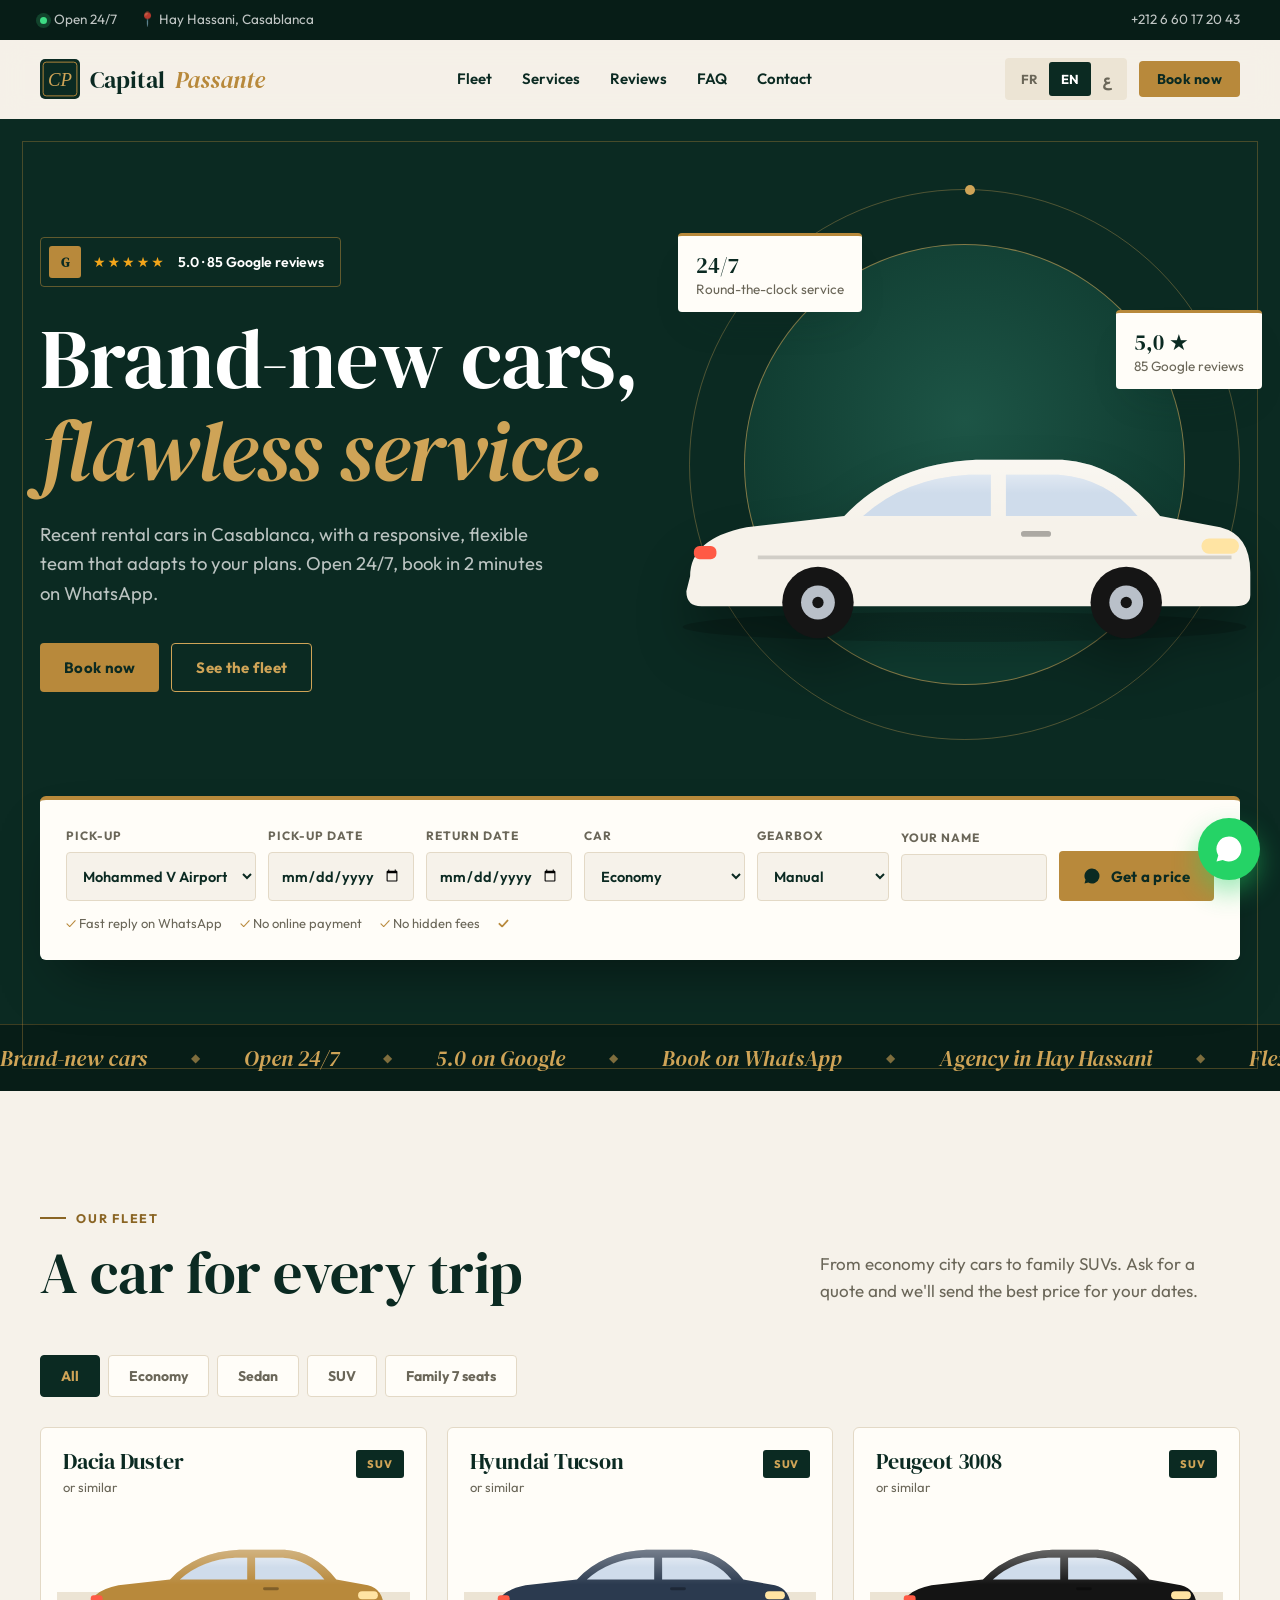
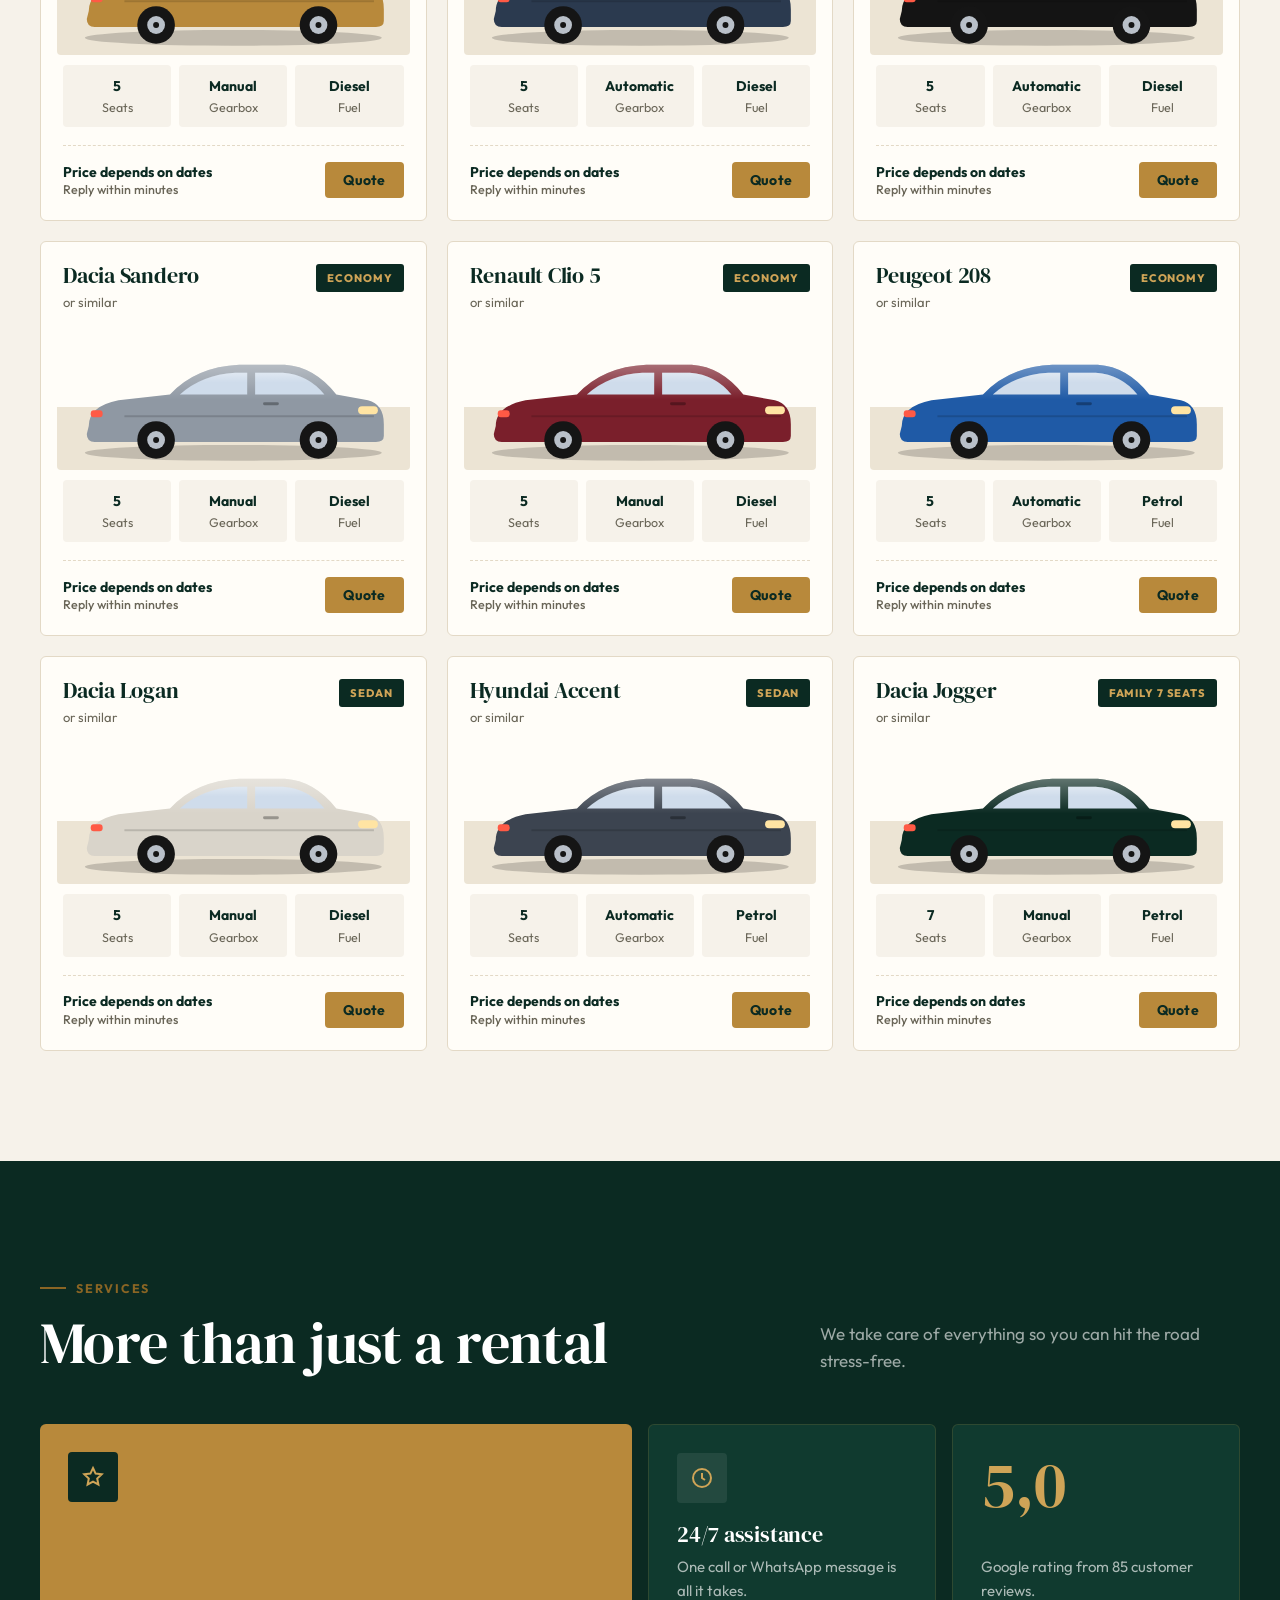
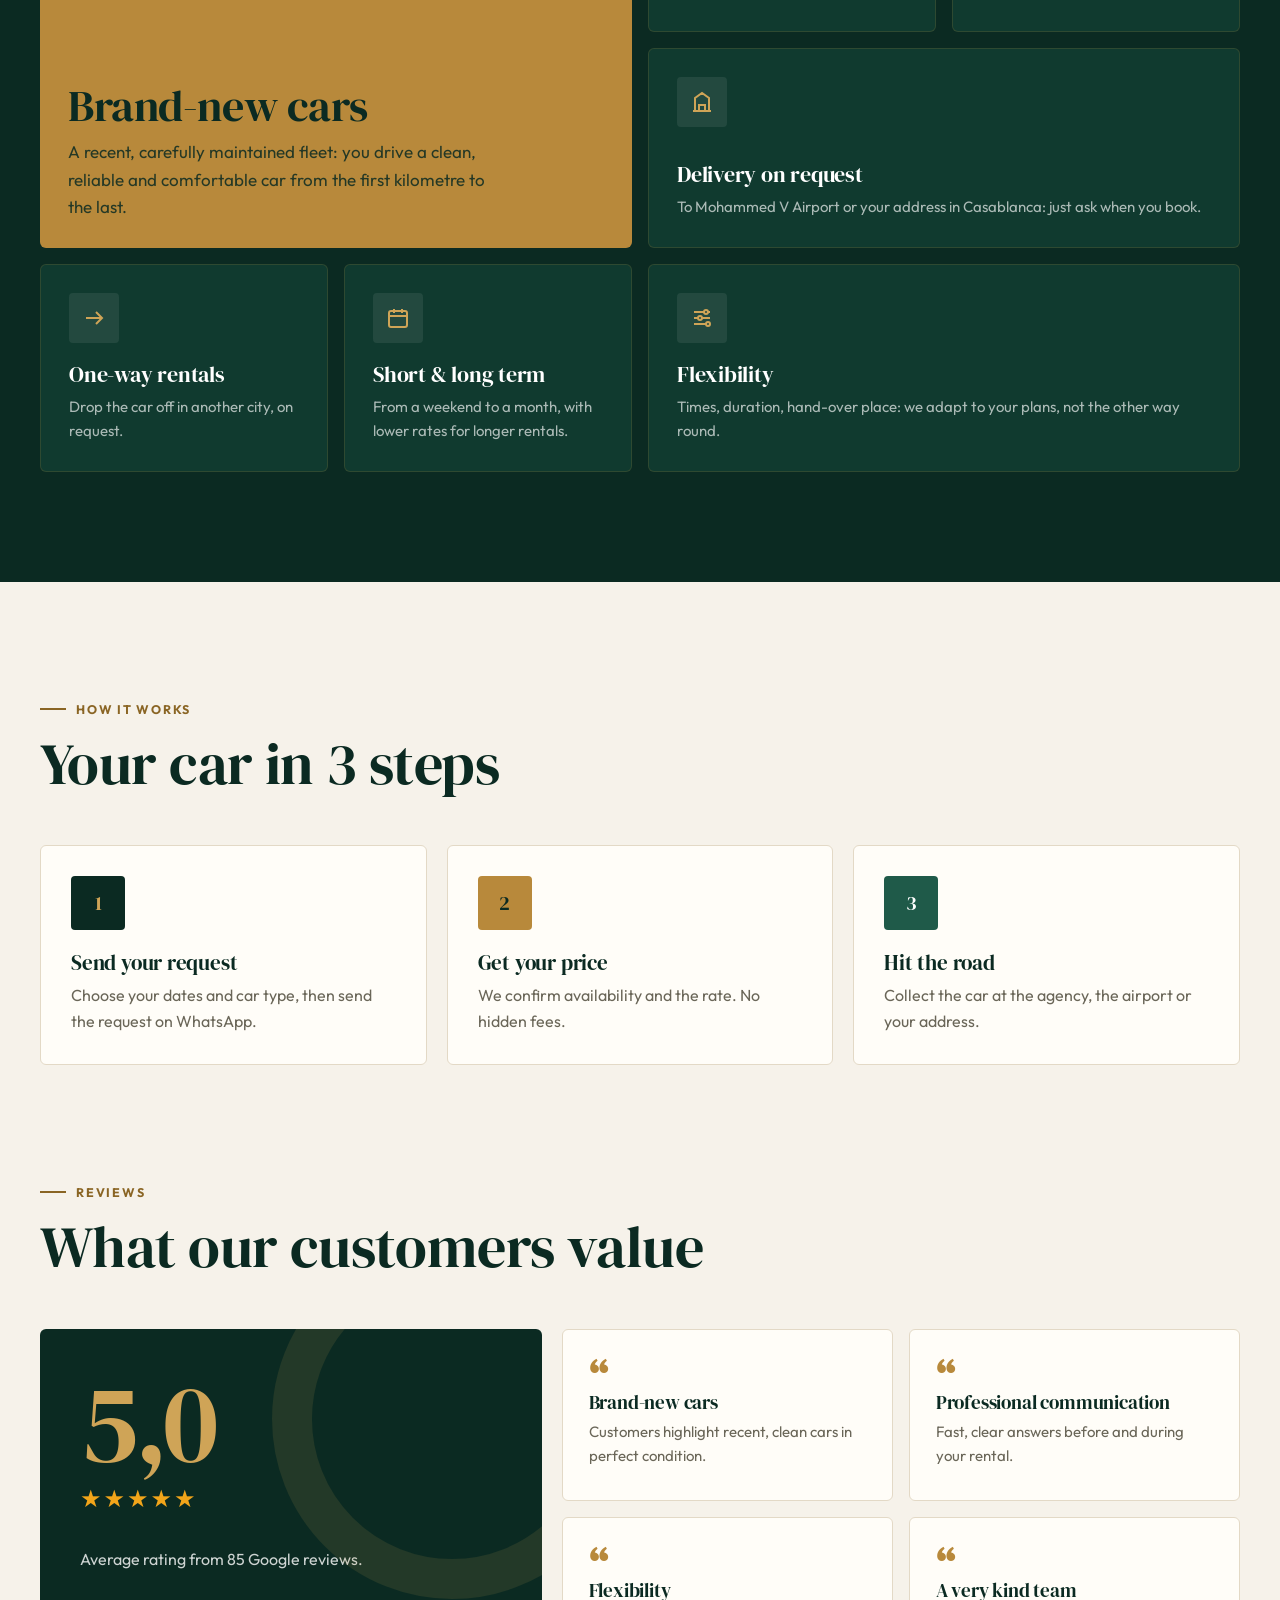
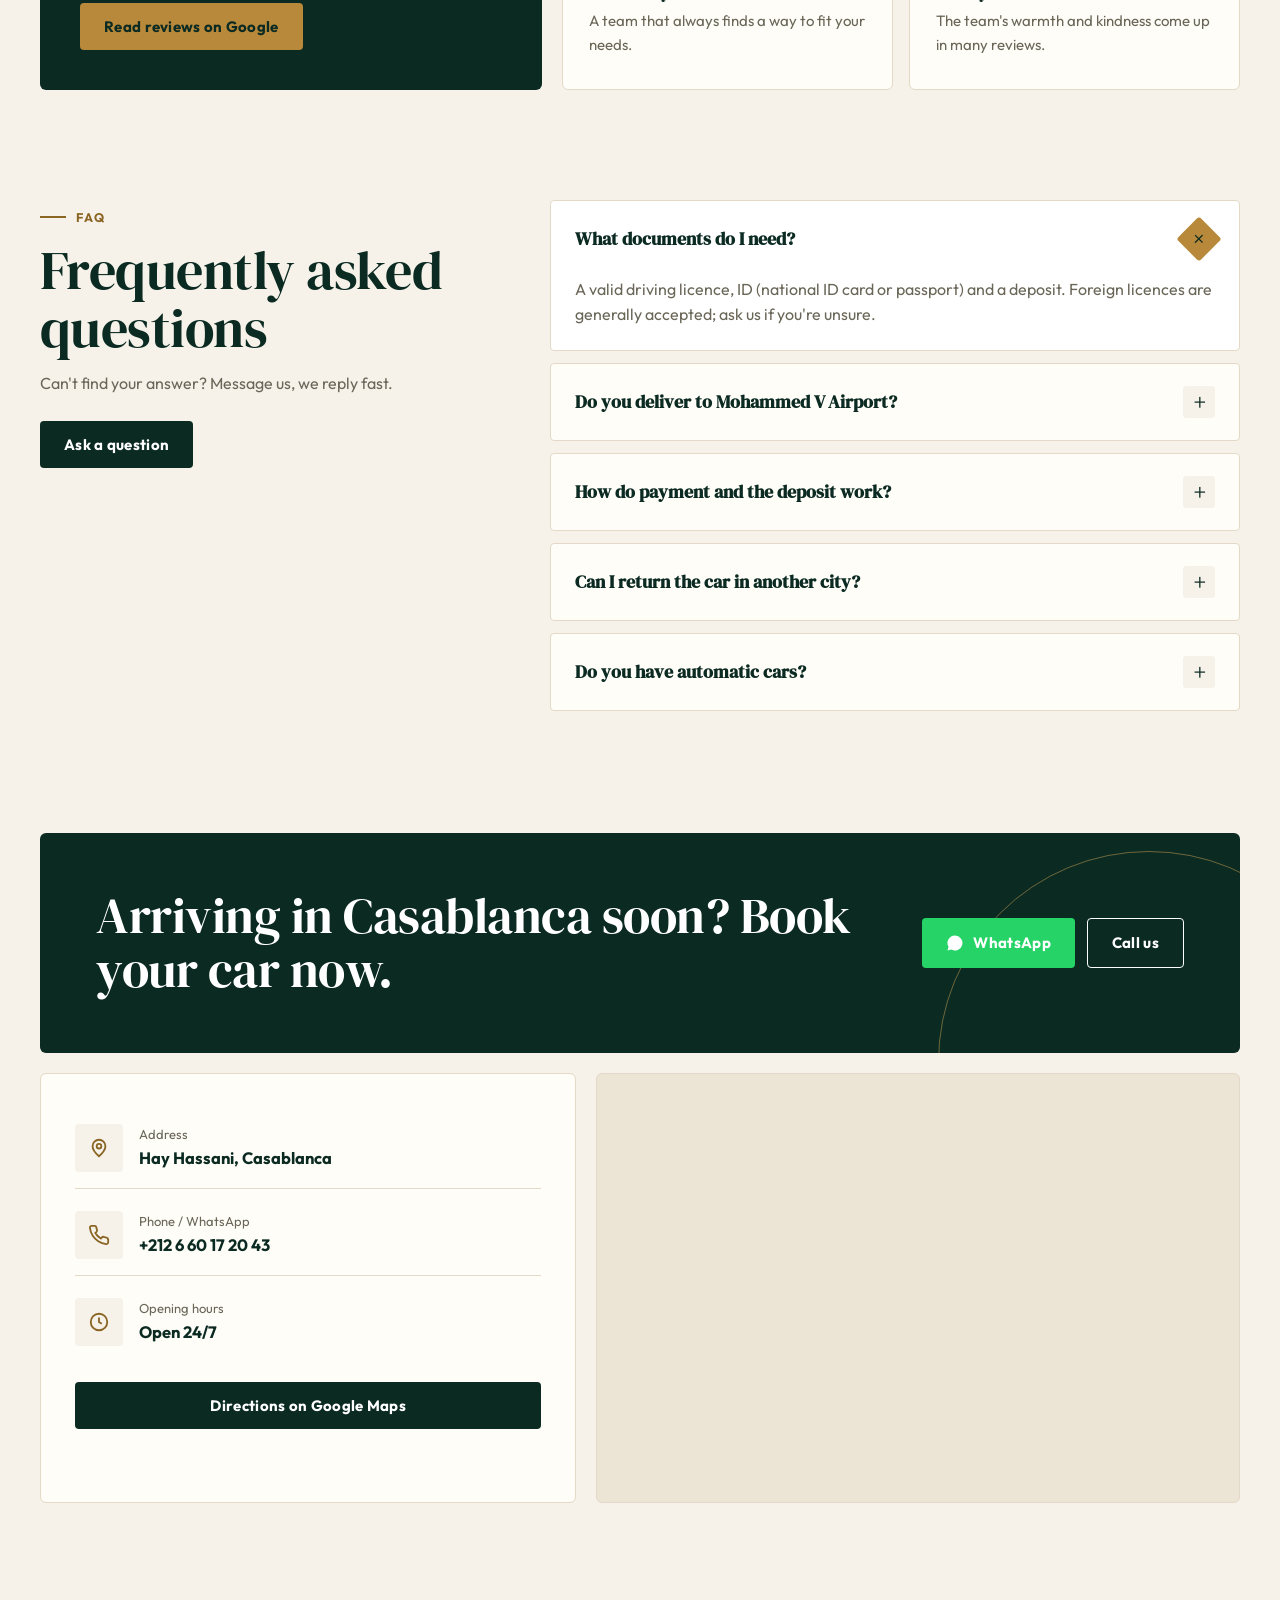
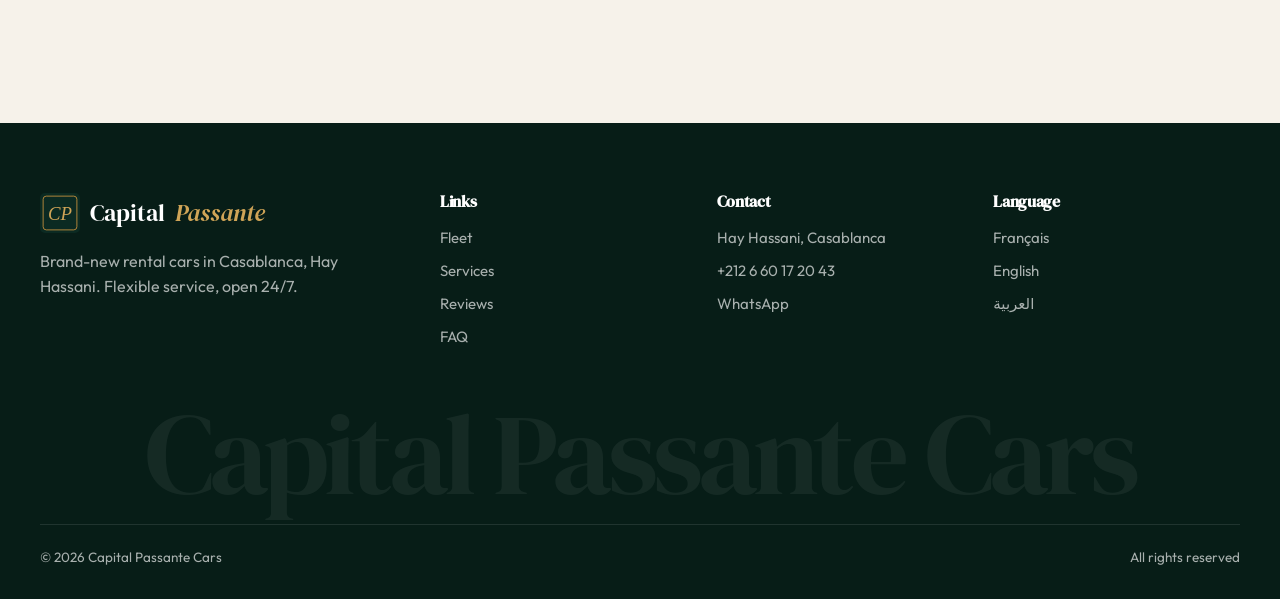
<file: index.html>
<!doctype html>
<html lang="fr" dir="ltr">
<head>
<meta charset="utf-8">
<meta name="viewport" content="width=device-width, initial-scale=1">
<title>Capital Passante Cars — Location de voitures à Casablanca</title>
<meta name="description" content="Capital Passante Cars : location de voitures à Casablanca, Hay Hassani. Voitures récentes, livraison à l'aéroport Mohammed V, service 24h/24 et 7j/7.">
<meta name="theme-color" content="#0b2a22">
<meta property="og:title" content="Capital Passante Cars — Location de voitures à Casablanca">
<meta property="og:description" content="Voitures récentes, livraison aéroport Mohammed V, service 24h/24. Réservation sur WhatsApp.">
<meta property="og:type" content="website">
<link rel="icon" href="assets/img/favicon.svg" type="image/svg+xml">
<link rel="manifest" href="site.webmanifest">
<link rel="preconnect" href="https://fonts.googleapis.com">
<link rel="preconnect" href="https://fonts.gstatic.com" crossorigin>
<link href="https://fonts.googleapis.com/css2?family=DM+Serif+Display:ital@0;1&family=Outfit:wght@400;500;600;700&family=Readex+Pro:wght@400;500;600;700&display=swap" rel="stylesheet">
<link rel="stylesheet" href="assets/css/style.css">
<script type="application/ld+json">
{
  "@context":"https://schema.org",
  "@type":"AutoRental",
  "name":"Capital Passante Cars",
  "telephone":"+212660172043",
  "address":{"@type":"PostalAddress","streetAddress":"Hay Hassani","addressLocality":"Casablanca","postalCode":"20200","addressCountry":"MA"},
  "geo":{"@type":"GeoCoordinates","latitude":33.5530584,"longitude":-7.6748115},
  "openingHours":"Mo-Su 00:00-23:59",
  "aggregateRating":{"@type":"AggregateRating","ratingValue":"5.0","reviewCount":"85"}
}
</script>
</head>
<body>

<!-- TOP BAR -->
<div class="topbar">
  <div class="wrap">
    <div class="tb-l">
      <span><i class="dot"></i><span data-i="tb_open">Ouvert 24h/24 · 7j/7</span></span>
      <span>📍 Hay Hassani, Casablanca</span>
    </div>
    <div class="tb-r"><a href="tel:+212660172043" dir="ltr">+212 6 60 17 20 43</a></div>
  </div>
</div>

<!-- NAV -->
<nav class="nav" id="nav">
  <div class="wrap">
    <a href="#top" class="logo" aria-label="Capital Passante Cars"><img src="assets/img/logo.svg" alt="">Capital<b>Passante</b></a>
    <div class="links" id="links">
      <a href="#flotte" data-i="nav_fleet">Flotte</a>
      <a href="#services" data-i="nav_services">Services</a>
      <a href="#avis" data-i="nav_reviews">Avis</a>
      <a href="#faq" data-i="nav_faq">FAQ</a>
      <a href="#contact" data-i="nav_contact">Contact</a>
    </div>
    <div class="nav-r">
      <div class="langs" role="group" aria-label="Langue">
        <button data-l="fr">FR</button>
        <button data-l="en">EN</button>
        <button data-l="ar">ع</button>
      </div>
      <a href="#reserver" class="btn btn-red btn-sm" data-i="nav_book">Réserver</a>
      <button class="burger" id="burger" aria-label="Menu">
        <svg width="20" height="20" viewBox="0 0 24 24" fill="none" stroke="currentColor" stroke-width="2.2"><path d="M4 7h16M4 12h16M4 17h16"/></svg>
      </button>
    </div>
  </div>
</nav>

<main id="top">
<!-- HERO -->
<header class="hero">
  <div class="wrap">
    <div class="hero-grid">
      <div>
        <div class="rating"><span class="g">G</span><span class="stars">★★★★★</span><span data-i="hero_rating">5,0 · 85 avis Google</span></div>
        <h1 data-i="hero_title" data-html>Des voitures neuves, <span class="hl">un service impeccable.</span></h1>
        <p class="lead" data-i="hero_lead">Voitures récentes et impeccables, remises à l'aéroport Mohammed V, à votre hôtel ou à notre agence de Hay Hassani. Réservation en 2 minutes sur WhatsApp.</p>
        <div class="hero-ctas">
          <a href="#reserver" class="btn btn-red" data-i="hero_cta1">Réserver maintenant</a>
          <a href="#flotte" class="btn btn-line" data-i="hero_cta2">Voir la flotte</a>
        </div>
      </div>
      <div class="hero-art" aria-hidden="true">
        <div class="ring"></div>
        <div class="disc"></div>
        <div class="car" id="heroCar"></div>
        <div class="sticker s1"><b>24/7</b><span data-i="st_247">Service continu</span></div>
        <div class="sticker s2"><b>5,0 ★</b><span data-i="st_cmn">85 avis Google</span></div>
      </div>
    </div>

    <!-- BOOKING -->
    <div class="booking" id="reserver">
      <form class="book" id="bookForm" novalidate>
        <div class="fld full">
          <label for="pick" data-i="bk_pick">Prise en charge</label>
          <select id="pick">
            <option value="cmn" data-i="opt_cmn">Aéroport Mohammed V</option>
            <option value="agency" data-i="opt_agency">Agence Hay Hassani</option>
            <option value="hotel" data-i="opt_hotel">Hôtel / adresse</option>
            <option value="station" data-i="opt_station">Gare Casa-Voyageurs</option>
          </select>
        </div>
        <div class="fld">
          <label for="d1" data-i="bk_d1">Départ</label>
          <input type="date" id="d1" required>
        </div>
        <div class="fld">
          <label for="d2" data-i="bk_d2">Retour</label>
          <input type="date" id="d2" required>
        </div>
        <div class="fld">
          <label for="cat" data-i="bk_cat">Véhicule</label>
          <select id="cat">
            <option value="eco" data-i="f_eco">Économique</option>
            <option value="sedan" data-i="f_sedan">Berline</option>
            <option value="suv" data-i="f_suv">SUV</option>
            <option value="family" data-i="f_family">Familiale 7 places</option>
            <option value="any" data-i="cat_any">Conseillez-moi</option>
          </select>
        </div>
        <div class="fld">
          <label for="gear" data-i="bk_gear">Boîte</label>
          <select id="gear">
            <option value="man" data-i="man">Manuelle</option>
            <option value="auto" data-i="auto">Automatique</option>
          </select>
        </div>
        <div class="fld full">
          <label for="name" data-i="bk_name">Votre nom</label>
          <input type="text" id="name" autocomplete="name" required>
        </div>
        <button type="submit" class="btn btn-red">
          <svg width="18" height="18" viewBox="0 0 24 24" fill="currentColor"><path d="M12 2a10 10 0 0 0-8.6 15.1L2 22l5-1.3A10 10 0 1 0 12 2z"/></svg>
          <span data-i="bk_btn">Demander un prix</span>
        </button>
        <div class="book-note">
          <span data-i="bk_n1">Réponse rapide sur WhatsApp</span>
          <span data-i="bk_n2">Aucun paiement en ligne</span>
          <span data-i="bk_n3">Sans frais cachés</span>
          <span class="err" id="bookErr" role="alert"></span>
        </div>
      </form>
    </div>
  </div>

  <div class="marquee" aria-hidden="true"><div class="track" id="track"></div></div>
</header>

<!-- FLEET -->
<section id="flotte">
  <div class="wrap">
    <div class="head rev">
      <div><span class="eyebrow" data-i="fl_tag">Notre flotte</span><h2 data-i="fl_title">Une voiture pour chaque trajet</h2></div>
      <p data-i="fl_sub">De la citadine économique au SUV familial. Demandez un devis : on vous envoie le meilleur prix pour vos dates.</p>
    </div>
    <div class="tabs" id="tabs" role="tablist">
      <button class="tab on" data-f="all" data-i="f_all">Toutes</button>
      <button class="tab" data-f="eco" data-i="f_eco">Économique</button>
      <button class="tab" data-f="sedan" data-i="f_sedan">Berline</button>
      <button class="tab" data-f="suv" data-i="f_suv">SUV</button>
      <button class="tab" data-f="family" data-i="f_family">Familiale</button>
    </div>
    <div class="fleet" id="fleet"></div>
  </div>
</section>

<!-- SERVICES -->
<section class="dark" id="services">
  <div class="wrap">
    <div class="head rev">
      <div><span class="eyebrow" data-i="sv_tag">Services</span><h2 data-i="sv_title">Plus qu'une simple location</h2></div>
      <p data-i="sv_sub">On s'occupe de tout pour que vous preniez la route sans stress.</p>
    </div>
    <div class="bento">
      <div class="bx big rev">
        <div class="ic"><svg width="24" height="24" viewBox="0 0 24 24" fill="none" stroke="currentColor" stroke-width="2"><path d="M12 3l2.6 5.6 6.1.7-4.5 4.2 1.2 6L12 16.6 6.6 19.5l1.2-6L3.3 9.3l6.1-.7z"/></svg></div>
        <div><h3 data-i="s1t">Livraison à l'aéroport Mohammed V</h3><p data-i="s1p">Votre voiture vous attend à la sortie du terminal. Au départ, on la récupère au même endroit. Donnez-nous simplement votre numéro de vol.</p></div>
      </div>
      <div class="bx rev">
        <div class="ic"><svg width="24" height="24" viewBox="0 0 24 24" fill="none" stroke="currentColor" stroke-width="2"><circle cx="12" cy="12" r="9"/><path d="M12 7v5l3 2"/></svg></div>
        <div><h3 data-i="s3t">Assistance 24h/24</h3><p data-i="s3p">Un appel ou un message WhatsApp suffit.</p></div>
      </div>
      <div class="bx rev">
        <div class="num">5,0</div>
        <div><p data-i="s_score">Note Google sur 85 avis clients.</p></div>
      </div>
      <div class="bx wide rev">
        <div class="ic"><svg width="24" height="24" viewBox="0 0 24 24" fill="none" stroke="currentColor" stroke-width="2"><path d="M3 21h18M5 21V8l7-5 7 5v13M9 21v-6h6v6"/></svg></div>
        <div><h3 data-i="s2t">Livraison à domicile ou à l'hôtel</h3><p data-i="s2p">Partout à Casablanca, on vous apporte la voiture à l'adresse de votre choix.</p></div>
      </div>
      <div class="bx rev">
        <div class="ic"><svg width="24" height="24" viewBox="0 0 24 24" fill="none" stroke="currentColor" stroke-width="2"><path d="M4 12h16M14 6l6 6-6 6"/></svg></div>
        <div><h3 data-i="s4t">Aller simple</h3><p data-i="s4p">Rendez la voiture dans une autre ville, sur demande.</p></div>
      </div>
      <div class="bx rev">
        <div class="ic"><svg width="24" height="24" viewBox="0 0 24 24" fill="none" stroke="currentColor" stroke-width="2"><rect x="3" y="5" width="18" height="16" rx="2"/><path d="M3 10h18M8 3v4M16 3v4"/></svg></div>
        <div><h3 data-i="s5t">Courte et longue durée</h3><p data-i="s5p">Du week-end au mois, avec des tarifs dégressifs.</p></div>
      </div>
      <div class="bx wide rev">
        <div class="ic"><svg width="24" height="24" viewBox="0 0 24 24" fill="none" stroke="currentColor" stroke-width="2"><path d="M4 6h10M18 6h2M4 12h4M12 12h8M4 18h12M20 18h0"/><circle cx="16" cy="6" r="2"/><circle cx="10" cy="12" r="2"/><circle cx="18" cy="18" r="2"/></svg></div>
        <div><h3 data-i="s6t">Arabe, français, anglais</h3><p data-i="s6p">Une équipe qui explique tout clairement, pour les visiteurs comme pour les Marocains du monde.</p></div>
      </div>
    </div>
  </div>
</section>

<!-- STEPS -->
<section>
  <div class="wrap">
    <div class="head rev">
      <div><span class="eyebrow" data-i="st_tag">Comment ça marche</span><h2 data-i="st_title">Votre voiture en 3 étapes</h2></div>
    </div>
    <div class="steps">
      <div class="step rev"><div class="n">1</div><h3 data-i="st1t">Envoyez votre demande</h3><p data-i="st1p">Choisissez vos dates et le type de voiture, puis envoyez la demande sur WhatsApp.</p></div>
      <div class="step rev"><div class="n">2</div><h3 data-i="st2t">Recevez votre prix</h3><p data-i="st2p">On confirme la disponibilité et le tarif. Pas de frais cachés.</p></div>
      <div class="step rev"><div class="n">3</div><h3 data-i="st3t">Prenez la route</h3><p data-i="st3p">Récupérez la voiture à l'agence, à l'aéroport ou à votre adresse.</p></div>
    </div>
  </div>
</section>

<!-- REVIEWS -->
<section id="avis" style="padding-top:0">
  <div class="wrap">
    <div class="head rev">
      <div><span class="eyebrow" data-i="rv_tag">Avis clients</span><h2 data-i="rv_title">Ce que nos clients apprécient</h2></div>
    </div>
    <div class="rv">
      <div class="score rev">
        <div><div class="big">5,0</div><div class="stars">★★★★★</div></div>
        <p data-i="rv_count">Note moyenne sur 85 avis Google.</p>
        <a class="btn" target="_blank" rel="noopener" href="https://www.google.com/maps/search/?api=1&query=CAPITAL+PASSANTE+CARS+Casablanca" data-i="rv_btn">Lire les avis sur Google</a>
      </div>
      <div class="praise">
        <div class="pr rev"><div class="q">“</div><h3 data-i="p1t">Voitures neuves et propres</h3><p data-i="p1p">Les clients citent souvent l'état impeccable des véhicules à la remise des clés.</p></div>
        <div class="pr rev"><div class="q">“</div><h3 data-i="p2t">Livraison aéroport</h3><p data-i="p2p">Remise et retour de la voiture directement à l'aéroport Mohammed V.</p></div>
        <div class="pr rev"><div class="q">“</div><h3 data-i="p3t">Une équipe patiente</h3><p data-i="p3p">Tout est expliqué clairement avant le départ, sans pression.</p></div>
        <div class="pr rev"><div class="q">“</div><h3 data-i="p4t">Des clients fidèles</h3><p data-i="p4p">Beaucoup reviennent louer chez nous à chaque séjour au Maroc.</p></div>
      </div>
    </div>
  </div>
</section>

<!-- FAQ -->
<section id="faq" style="padding-top:0">
  <div class="wrap faq-grid">
    <div class="faq-side rev">
      <span class="eyebrow">FAQ</span>
      <h2 style="font-size:clamp(34px,4.6vw,54px)" data-i="fq_title">Questions fréquentes</h2>
      <p data-i="fq_sub">Vous ne trouvez pas votre réponse ? Écrivez-nous, on répond vite.</p>
      <a href="https://wa.me/212660172043" target="_blank" rel="noopener" class="btn btn-ink" data-i="fq_btn">Poser une question</a>
    </div>
    <div id="faqList"></div>
  </div>
</section>

<!-- CTA + CONTACT -->
<section id="contact" style="padding-top:0">
  <div class="wrap">
    <div class="cta rev">
      <h2 data-i="cta_t">Vous arrivez bientôt à Casablanca ? Réservez votre voiture maintenant.</h2>
      <div class="btns">
        <a href="https://wa.me/212660172043" target="_blank" rel="noopener" class="btn btn-wa">
          <svg width="18" height="18" viewBox="0 0 24 24" fill="currentColor"><path d="M12 2a10 10 0 0 0-8.6 15.1L2 22l5-1.3A10 10 0 1 0 12 2z"/></svg>WhatsApp
        </a>
        <a href="tel:+212660172043" class="btn btn-line" data-i="cta_call">Appeler</a>
      </div>
    </div>
    <div class="contact">
      <div class="cinfo rev">
        <div class="crow"><div class="ic"><svg width="22" height="22" viewBox="0 0 24 24" fill="none" stroke="currentColor" stroke-width="2"><path d="M12 21s-7-6.2-7-11a7 7 0 0 1 14 0c0 4.8-7 11-7 11z"/><circle cx="12" cy="10" r="2.5"/></svg></div><div><small data-i="ct_addr">Adresse</small><b>Hay Hassani, Casablanca</b></div></div>
        <div class="crow"><div class="ic"><svg width="22" height="22" viewBox="0 0 24 24" fill="none" stroke="currentColor" stroke-width="2"><path d="M22 16.9v3a2 2 0 0 1-2.2 2 19.8 19.8 0 0 1-8.6-3.1 19.5 19.5 0 0 1-6-6A19.8 19.8 0 0 1 2.1 4.2 2 2 0 0 1 4.1 2h3a2 2 0 0 1 2 1.7c.1.9.4 1.8.7 2.7a2 2 0 0 1-.5 2.1L8 9.8a16 16 0 0 0 6 6l1.3-1.3a2 2 0 0 1 2.1-.4c.9.3 1.8.6 2.7.7a2 2 0 0 1 1.7 2z"/></svg></div><div><small data-i="ct_phone">Téléphone / WhatsApp</small><b><a href="tel:+212660172043" dir="ltr">+212 6 60 17 20 43</a></b></div></div>
        <div class="crow"><div class="ic"><svg width="22" height="22" viewBox="0 0 24 24" fill="none" stroke="currentColor" stroke-width="2"><circle cx="12" cy="12" r="9"/><path d="M12 7v5l3 2"/></svg></div><div><small data-i="ct_hours">Horaires</small><b data-i="tb_open">Ouvert 24h/24 · 7j/7</b></div></div>
        <a class="btn btn-ink" target="_blank" rel="noopener" href="https://www.google.com/maps/dir/?api=1&destination=33.5530584,-7.6748115" data-i="ct_dir">Itinéraire Google Maps</a>
      </div>
      <div class="map rev">
        <iframe loading="lazy" title="Capital Passante Cars — Hay Hassani" src="https://maps.google.com/maps?q=33.5530584,-7.6748115&z=16&output=embed"></iframe>
      </div>
    </div>
  </div>
</section>
</main>

<footer>
  <div class="wrap">
    <div class="ft">
      <div>
        <a href="#top" class="logo"><img src="assets/img/logo.svg" alt="">Capital<b>Passante</b></a>
        <p data-i="ft_about" style="max-width:320px">Location de voitures à Casablanca. Voitures récentes, livraison aéroport et service 24h/24.</p>
      </div>
      <div>
        <h4 data-i="ft_links">Liens</h4>
        <ul>
          <li><a href="#flotte" data-i="nav_fleet">Flotte</a></li>
          <li><a href="#services" data-i="nav_services">Services</a></li>
          <li><a href="#avis" data-i="nav_reviews">Avis</a></li>
          <li><a href="#faq">FAQ</a></li>
        </ul>
      </div>
      <div>
        <h4 data-i="nav_contact">Contact</h4>
        <ul>
          <li>Hay Hassani, Casablanca</li>
          <li><a href="tel:+212660172043" dir="ltr">+212 6 60 17 20 43</a></li>
          <li><a href="https://wa.me/212660172043" target="_blank" rel="noopener">WhatsApp</a></li>
        </ul>
      </div>
      <div>
        <h4 data-i="ft_lang">Langue</h4>
        <ul>
          <li><a href="?lang=fr" data-setlang="fr">Français</a></li>
          <li><a href="?lang=en" data-setlang="en">English</a></li>
          <li><a href="?lang=ar" data-setlang="ar">العربية</a></li>
        </ul>
      </div>
    </div>
    <div class="big-name" aria-hidden="true">Capital Passante Cars</div>
    <div class="copy"><span>© <span id="yr"></span> Capital Passante Cars</span><span data-i="ft_rights">Tous droits réservés</span></div>
  </div>
</footer>

<a class="wa-fab" href="https://wa.me/212660172043" target="_blank" rel="noopener" aria-label="WhatsApp">
  <svg width="30" height="30" viewBox="0 0 24 24" fill="#fff"><path d="M17.5 14.4c-.3-.1-1.7-.8-2-.9-.3-.1-.5-.1-.7.1-.2.3-.8.9-.9 1.1-.2.2-.3.2-.6.1-.3-.1-1.2-.5-2.3-1.4-.9-.8-1.4-1.7-1.6-2-.2-.3 0-.5.1-.6l.4-.5c.1-.2.2-.3.3-.5.1-.2 0-.4 0-.5l-.9-2.2c-.2-.6-.5-.5-.7-.5h-.6c-.2 0-.5.1-.8.4-.3.3-1 1-1 2.5s1.1 2.9 1.2 3.1c.1.2 2.1 3.2 5.1 4.5.7.3 1.3.5 1.7.6.7.2 1.4.2 1.9.1.6-.1 1.7-.7 2-1.4.2-.7.2-1.3.2-1.4-.1-.1-.3-.2-.6-.3zM12 2a10 10 0 0 0-8.6 15.1L2 22l5-1.3A10 10 0 1 0 12 2z"/></svg>
</a>

<script src="assets/js/i18n.js"></script>
<script src="assets/js/app.js"></script>
</body>
</html>
</file>
<file: assets/css/style.css>
/* =========================================================
   Capital Passante Cars — Feuille de style principale
   Couleurs : modifiez les variables ci-dessous
   ========================================================= */
:root{
  --ink:#0b2a22;
  --ink-2:#103a2f;
  --ink-3:#1a4a3d;
  --cream:#f6f2ea;
  --sand:#ece4d4;
  --paper:#fffdf8;
  --red:#b8893b;
  --red-2:#cfa457;
  --green:#1f5a49;
  --gold-dk:#8a6524;
  --muted:#6a6658;
  --line:#e3d9c6;
  --wa:#25d366;
  --r-lg:6px; --r-md:6px; --r-sm:4px;
  --shadow:0 20px 40px -22px rgba(11,42,34,.35);
  --f-display:"DM Serif Display",Georgia,serif;
  --f-body:"Outfit",system-ui,sans-serif;
}
html[lang="ar"]{
  --f-display:"Readex Pro",system-ui,sans-serif;
  --f-body:"Readex Pro",system-ui,sans-serif;
}

*{box-sizing:border-box;margin:0;padding:0}
html{scroll-behavior:smooth;scroll-padding-top:90px}
body{font-family:var(--f-body);background:var(--cream);color:var(--ink);line-height:1.6;overflow-x:hidden;-webkit-font-smoothing:antialiased}
h1,h2,h3,h4{font-family:var(--f-display);line-height:1.08;letter-spacing:-.02em;font-weight:700}
html[lang="ar"] h1,html[lang="ar"] h2,html[lang="ar"] h3{letter-spacing:0;line-height:1.35}
a{color:inherit;text-decoration:none}
svg{display:block;max-width:100%}
button{font-family:inherit}
.wrap{width:min(1200px,100% - 32px);margin-inline:auto}
.sr{position:absolute;width:1px;height:1px;overflow:hidden;clip:rect(0 0 0 0)}

/* ---------- Buttons ---------- */
.btn{display:inline-flex;align-items:center;justify-content:center;gap:.6rem;border:0;cursor:pointer;font:700 15px/1 var(--f-body);padding:16px 24px;border-radius:999px;transition:transform .2s,background .2s,box-shadow .2s,color .2s;white-space:nowrap}
.btn:hover{transform:translateY(-2px)}
.btn-red{background:var(--red);color:#fff}
.btn-red:hover{background:var(--red-2);box-shadow:0 12px 26px -10px rgba(217,58,34,.7)}
.btn-ink{background:var(--ink);color:#fff}
.btn-ink:hover{background:var(--ink-3)}
.btn-line{border:1.5px solid var(--ink);color:var(--ink);background:transparent}
.btn-line:hover{background:var(--ink);color:#fff}
.btn-wa{background:var(--wa);color:#fff}
.btn-sm{padding:11px 18px;font-size:14px}
.btn svg{flex:none}

.eyebrow{display:inline-flex;align-items:center;gap:10px;font:700 12.5px var(--f-body);letter-spacing:.14em;text-transform:uppercase;color:var(--red);margin-bottom:16px}
html[lang="ar"] .eyebrow{letter-spacing:0;font-size:14px}
.eyebrow::before{content:"";width:26px;height:2px;background:currentColor}
section{padding:110px 0}
.head{display:flex;justify-content:space-between;align-items:end;gap:30px;margin-bottom:50px;flex-wrap:wrap}
.head h2{font-size:clamp(34px,4.6vw,58px);max-width:680px}
.head p{color:var(--muted);max-width:420px;font-size:17px}

/* ---------- Top bar ---------- */
.topbar{background:var(--ink);color:rgba(255,255,255,.75);font-size:13.5px}
.topbar .wrap{display:flex;justify-content:space-between;gap:16px;height:40px;align-items:center}
.topbar span{display:inline-flex;align-items:center;gap:7px}
.topbar .tb-l{display:flex;gap:22px}
.dot{width:7px;height:7px;border-radius:50%;background:#3ddc84;box-shadow:0 0 0 4px rgba(61,220,132,.2)}

/* ---------- Nav ---------- */
.nav{position:sticky;top:0;z-index:60;background:rgba(245,240,232,.86);backdrop-filter:blur(14px);border-bottom:1px solid transparent;transition:border-color .2s}
.nav.scrolled{border-color:var(--line)}
.nav .wrap{display:flex;align-items:center;justify-content:space-between;height:78px;gap:20px}
.logo{display:flex;align-items:center;gap:10px;font:800 23px var(--f-display);letter-spacing:-.02em}
.logo img{width:40px;height:40px}
.logo b{color:var(--red)}
.links{display:flex;gap:30px;font-weight:600;font-size:15px}
.links a{position:relative;padding:6px 0}
.links a::after{content:"";position:absolute;inset-inline:0;bottom:0;height:2px;background:var(--red);transform:scaleX(0);transition:transform .25s}
.links a:hover::after{transform:scaleX(1)}
.nav-r{display:flex;align-items:center;gap:12px}
.langs{display:flex;background:var(--sand);border-radius:999px;padding:4px}
.langs button{border:0;background:none;cursor:pointer;font:700 13px var(--f-body);padding:8px 12px;border-radius:999px;color:var(--muted)}
.langs button[data-l="ar"]{font-family:"Readex Pro",sans-serif;font-size:14px}
.langs button.on{background:var(--ink);color:#fff}
.burger{display:none;width:44px;height:44px;border-radius:50%;border:1.5px solid var(--ink);background:none;cursor:pointer;place-items:center}

/* ---------- Hero ---------- */
.hero{padding:70px 0 30px;position:relative;overflow:hidden}
.hero-grid{display:grid;grid-template-columns:1.05fr .95fr;gap:40px;align-items:center}
.rating{display:inline-flex;align-items:center;gap:12px;background:var(--paper);border:1px solid var(--line);border-radius:999px;padding:8px 16px 8px 8px;font-size:14px;font-weight:600;margin-bottom:26px}
html[dir="rtl"] .rating{padding:8px 8px 8px 16px}
.rating .g{width:32px;height:32px;border-radius:50%;background:var(--ink);color:#fff;display:grid;place-items:center;font:800 13px var(--f-display)}
.stars{color:#f2a51a;letter-spacing:2px}
.hero h1{font-size:clamp(44px,6.6vw,92px);margin-bottom:24px}
.hero h1 .hl{color:var(--red);font-style:italic}
html[lang="ar"] .hero h1{font-size:clamp(38px,5.6vw,74px)}
html[lang="ar"] .hero h1 .hl{font-style:normal}
.hero .lead{font-size:18.5px;color:var(--muted);max-width:520px;margin-bottom:34px}
.hero-ctas{display:flex;gap:12px;flex-wrap:wrap}

.hero-art{position:relative;aspect-ratio:1/1;max-width:560px;margin-inline-start:auto;width:100%}
.hero-art .disc{position:absolute;inset:6%;border-radius:50%;background:radial-gradient(circle at 30% 30%,var(--red-2),var(--red) 60%,#a92812)}
.hero-art .ring{position:absolute;inset:0;border-radius:50%;border:1.5px dashed rgba(18,18,18,.25);animation:spin 60s linear infinite}
@keyframes spin{to{transform:rotate(360deg)}}
.hero-art .car{position:absolute;inset-inline:-8%;bottom:16%;filter:drop-shadow(0 30px 25px rgba(0,0,0,.3))}
html[dir="rtl"] .hero-art .car svg{transform:scaleX(-1)}
.sticker{position:absolute;background:var(--paper);border-radius:var(--r-md);padding:14px 18px;box-shadow:var(--shadow);font-size:13.5px;color:var(--muted);line-height:1.35}
.sticker b{display:block;font:800 22px var(--f-display);color:var(--ink)}
.sticker.s1{top:8%;inset-inline-start:-2%}
.sticker.s2{top:22%;inset-inline-end:-4%}

/* ---------- Booking bar ---------- */
.booking{margin-top:60px;position:relative;z-index:5}
.book{background:var(--ink);color:#fff;border-radius:var(--r-lg);padding:26px;display:grid;grid-template-columns:1.3fr 1fr 1fr 1.1fr .9fr 1fr auto;gap:12px;align-items:end;box-shadow:0 30px 60px -25px rgba(0,0,0,.5)}
.fld{display:flex;flex-direction:column;gap:7px;min-width:0}
.fld label{font-size:12px;font-weight:700;color:rgba(255,255,255,.55);text-transform:uppercase;letter-spacing:.08em}
html[lang="ar"] .fld label{letter-spacing:0;font-size:13px}
.fld input,.fld select{width:100%;background:var(--ink-3);border:1.5px solid transparent;color:#fff;border-radius:var(--r-sm);padding:13px 12px;font:600 14.5px var(--f-body);color-scheme:dark}
.fld input:focus,.fld select:focus{outline:none;border-color:var(--red)}
.book .btn{height:50px}
.book-note{grid-column:1/-1;font-size:13px;color:rgba(255,255,255,.5);display:flex;gap:18px;flex-wrap:wrap}
.book-note span::before{content:"✓ ";color:#3ddc84}
.err{color:var(--red-2);font-weight:700}

/* ---------- Marquee ---------- */
.marquee{background:var(--red);color:#fff;overflow:hidden;padding:18px 0;margin-top:90px;transform:rotate(-1.2deg)}
.track{display:flex;gap:44px;width:max-content;animation:slide 30s linear infinite;font:700 22px var(--f-display);white-space:nowrap}
html[dir="rtl"] .track{animation-name:slide-rtl}
.track span{display:inline-flex;align-items:center;gap:44px}
.track span::after{content:"✦";color:var(--ink)}
@keyframes slide{to{transform:translateX(-50%)}}
@keyframes slide-rtl{to{transform:translateX(50%)}}

/* ---------- Fleet ---------- */
.tabs{display:flex;gap:8px;flex-wrap:wrap;margin-bottom:30px}
.tab{border:1.5px solid var(--line);background:var(--paper);padding:11px 20px;border-radius:999px;font:700 14px var(--f-body);cursor:pointer;color:var(--muted);transition:.2s}
.tab:hover{border-color:var(--ink);color:var(--ink)}
.tab.on{background:var(--ink);border-color:var(--ink);color:#fff}
.fleet{display:grid;grid-template-columns:repeat(3,1fr);gap:20px}
.car-card{background:var(--paper);border:1px solid var(--line);border-radius:var(--r-lg);padding:22px;display:flex;flex-direction:column;transition:transform .25s,box-shadow .25s}
.car-card:hover{transform:translateY(-5px);box-shadow:var(--shadow)}
.cc-top{display:flex;justify-content:space-between;align-items:start;gap:10px}
.cc-top h3{font-size:22px}
.cc-top small{display:block;color:var(--muted);font-size:13px;margin-top:4px;font-family:var(--f-body)}
.badge{font:800 11px var(--f-body);letter-spacing:.08em;text-transform:uppercase;padding:7px 11px;border-radius:999px;background:var(--sand);color:var(--ink);flex:none}
html[lang="ar"] .badge{letter-spacing:0;font-size:12px}
.badge.new{background:var(--red);color:#fff}
.cc-img{margin:16px -6px 10px;background:linear-gradient(180deg,transparent 55%,var(--sand) 55%);border-radius:var(--r-md);padding:8px 8px 4px}
html[dir="rtl"] .cc-img svg{transform:scaleX(-1)}
.specs{display:grid;grid-template-columns:repeat(3,1fr);gap:8px;margin-bottom:18px}
.spec{background:var(--cream);border-radius:var(--r-sm);padding:10px;text-align:center;font-size:12.5px;color:var(--muted)}
.spec b{display:block;color:var(--ink);font-size:14px}
.cc-foot{margin-top:auto;display:flex;justify-content:space-between;align-items:center;gap:10px;padding-top:16px;border-top:1px dashed var(--line)}
.cc-foot .p{font-weight:700;font-size:14px;line-height:1.3}
.cc-foot .p small{display:block;font-weight:500;color:var(--muted);font-size:12.5px}

/* ---------- Services (bento) ---------- */
.dark{background:var(--ink);color:#fff;border-radius:48px;margin-inline:12px}
.dark .head p{color:rgba(255,255,255,.6)}
.bento{display:grid;grid-template-columns:repeat(4,1fr);grid-auto-rows:minmax(200px,auto);gap:16px}
.bx{background:var(--ink-2);border:1px solid rgba(255,255,255,.07);border-radius:var(--r-lg);padding:28px;display:flex;flex-direction:column;justify-content:space-between;gap:20px;transition:border-color .25s}
.bx:hover{border-color:rgba(240,86,60,.6)}
.bx.big{grid-column:span 2;grid-row:span 2;background:var(--red);border:0}
.bx.wide{grid-column:span 2}
.bx .ic{width:50px;height:50px;border-radius:14px;background:rgba(255,255,255,.08);display:grid;place-items:center;color:var(--red-2)}
.bx.big .ic{background:rgba(0,0,0,.18);color:#fff}
.bx h3{font-size:22px;margin-bottom:8px}
.bx.big h3{font-size:clamp(30px,3.4vw,44px)}
.bx p{color:rgba(255,255,255,.65);font-size:15px}
.bx.big p{color:rgba(255,255,255,.9);font-size:17px;max-width:420px}
.bx .num{font:800 64px/1 var(--f-display);color:#fff}

/* ---------- Steps ---------- */
.steps{display:grid;grid-template-columns:repeat(3,1fr);gap:20px;position:relative}
.step{padding:30px;border-radius:var(--r-lg);background:var(--paper);border:1px solid var(--line)}
.step .n{width:54px;height:54px;border-radius:50%;background:var(--ink);color:#fff;display:grid;place-items:center;font:800 20px var(--f-display);margin-bottom:22px}
.step:nth-child(2) .n{background:var(--red)}
.step:nth-child(3) .n{background:var(--green)}
.step h3{font-size:21px;margin-bottom:8px}
.step p{color:var(--muted)}

/* ---------- Reviews ---------- */
.rv{display:grid;grid-template-columns:.85fr 1.15fr;gap:20px}
.score{background:var(--green);color:#fff;border-radius:var(--r-lg);padding:40px;display:flex;flex-direction:column;justify-content:space-between;gap:30px;position:relative;overflow:hidden}
.score::after{content:"";position:absolute;width:280px;height:280px;border-radius:50%;border:40px solid rgba(255,255,255,.07);inset-inline-end:-90px;top:-90px}
.score .big{font:800 110px/1 var(--f-display);letter-spacing:-.04em}
.score .stars{font-size:24px}
.score p{color:rgba(255,255,255,.8)}
.score .btn{background:#fff;color:var(--ink);align-self:flex-start}
.praise{display:grid;grid-template-columns:1fr 1fr;gap:16px}
.pr{background:var(--paper);border:1px solid var(--line);border-radius:var(--r-lg);padding:26px}
.pr .q{font:800 44px/1 var(--f-display);color:var(--red);height:26px}
.pr h3{font-size:19px;margin:10px 0 8px}
.pr p{color:var(--muted);font-size:15px}

/* ---------- FAQ ---------- */
.faq-grid{display:grid;grid-template-columns:.8fr 1.2fr;gap:50px;align-items:start}
.faq-side p{color:var(--muted);margin:14px 0 24px}
details{background:var(--paper);border:1px solid var(--line);border-radius:var(--r-md);margin-bottom:12px;transition:background .2s}
details[open]{background:#fff}
summary{list-style:none;cursor:pointer;padding:22px 24px;font:700 17.5px var(--f-display);display:flex;justify-content:space-between;gap:16px;align-items:center}
summary::-webkit-details-marker{display:none}
summary .pm{width:32px;height:32px;flex:none;border-radius:50%;background:var(--cream);display:grid;place-items:center;transition:transform .25s,background .25s;font-size:20px;line-height:1}
details[open] summary .pm{transform:rotate(45deg);background:var(--red);color:#fff}
details .ans{padding:0 24px 22px;color:var(--muted)}

/* ---------- CTA + Contact ---------- */
.cta{background:var(--ink);color:#fff;border-radius:var(--r-lg);padding:56px;display:grid;grid-template-columns:1.4fr auto;gap:30px;align-items:center;position:relative;overflow:hidden}
.cta::before{content:"";position:absolute;width:420px;height:420px;border-radius:50%;background:var(--red);inset-inline-end:-120px;bottom:-220px;opacity:.9}
.cta h2{font-size:clamp(30px,4vw,50px);position:relative}
.cta .btns{display:flex;gap:12px;flex-wrap:wrap;position:relative}
.cta .btn-line{border-color:#fff;color:#fff}
.cta .btn-line:hover{background:#fff;color:var(--ink)}
.contact{display:grid;grid-template-columns:1fr 1.2fr;gap:20px;margin-top:20px}
.cinfo{background:var(--paper);border:1px solid var(--line);border-radius:var(--r-lg);padding:34px;display:flex;flex-direction:column;gap:6px}
.crow{display:flex;gap:16px;align-items:center;padding:16px 0;border-bottom:1px solid var(--line)}
.crow:last-of-type{border:0}
.crow .ic{width:48px;height:48px;flex:none;border-radius:14px;background:var(--cream);display:grid;place-items:center;color:var(--red)}
.crow small{display:block;color:var(--muted);font-size:13px}
.crow b{font-size:16.5px}
.cinfo .btn{margin-top:14px}
.map{border-radius:var(--r-lg);overflow:hidden;border:1px solid var(--line);min-height:420px;background:var(--sand)}
.map iframe{width:100%;height:100%;min-height:420px;border:0;filter:grayscale(.35) contrast(1.05)}

/* ---------- Footer ---------- */
footer{background:var(--ink);color:rgba(255,255,255,.65);margin-top:110px;padding:70px 0 30px}
.ft{display:grid;grid-template-columns:1.5fr 1fr 1fr 1fr;gap:30px;margin-bottom:50px}
footer .logo{color:#fff;margin-bottom:16px}
footer h4{color:#fff;font-size:16px;margin-bottom:16px}
footer li{list-style:none;margin-bottom:9px;font-size:15px}
footer a:hover{color:var(--red-2)}
.big-name{font:800 clamp(70px,16vw,220px)/.8 var(--f-display);color:rgba(255,255,255,.06);letter-spacing:-.04em;text-align:center;user-select:none;margin-bottom:24px;font-family:"DM Serif Display",serif}
.copy{border-top:1px solid rgba(255,255,255,.1);padding-top:22px;display:flex;justify-content:space-between;flex-wrap:wrap;gap:10px;font-size:13.5px}

/* ---------- Floating WhatsApp ---------- */
.wa-fab{position:fixed;inset-inline-end:20px;bottom:20px;z-index:70;width:62px;height:62px;border-radius:50%;background:var(--wa);display:grid;place-items:center;box-shadow:0 12px 26px rgba(37,211,102,.45);animation:pulse 2.6s infinite}
@keyframes pulse{0%,100%{box-shadow:0 0 0 0 rgba(37,211,102,.55)}50%{box-shadow:0 0 0 16px rgba(37,211,102,0)}}

/* ---------- Reveal ---------- */
.rev{opacity:0;transform:translateY(26px);transition:opacity .8s,transform .8s}
.rev.in{opacity:1;transform:none}
@media (prefers-reduced-motion:reduce){
  *{animation:none!important;transition:none!important}
  .rev{opacity:1;transform:none}
}

/* ---------- Responsive ---------- */
@media (max-width:1100px){
  .book{grid-template-columns:repeat(3,1fr)}
  .book .btn{grid-column:span 3}
}
@media (max-width:980px){
  .links{position:fixed;top:118px;inset-inline:12px;flex-direction:column;background:var(--paper);border:1px solid var(--line);border-radius:var(--r-lg);padding:24px;gap:16px;display:none;box-shadow:var(--shadow)}
  .links.show{display:flex}
  .burger{display:grid}
  .nav-r .btn{display:none}
  .hero-grid,.rv,.faq-grid,.contact,.cta{grid-template-columns:1fr}
  .hero-art{max-width:460px;margin-inline:auto}
  .fleet,.steps{grid-template-columns:1fr 1fr}
  .bento{grid-template-columns:1fr 1fr}
  .ft{grid-template-columns:1fr 1fr}
  .topbar .tb-r{display:none}
}
@media (max-width:640px){
  section{padding:76px 0}
  .topbar .tb-l span:nth-child(2){display:none}
  .book{grid-template-columns:1fr 1fr;padding:20px}
  .book .fld.full,.book .btn{grid-column:1/-1}
  .fleet,.steps,.praise,.bento,.ft{grid-template-columns:1fr}
  .bx.big,.bx.wide{grid-column:auto;grid-row:auto}
  .dark{border-radius:30px;margin-inline:8px}
  .cta{padding:34px}
  .sticker.s2{inset-inline-end:0}
  .sticker.s1{inset-inline-start:0}
  .links{top:110px}
  .langs button{padding:7px 9px}
  .logo{font-size:20px}
  .logo img{width:34px;height:34px}
}


/* =========================================================
   Capital Passante Cars — thème "vert & or"
   ========================================================= */
footer{overflow:hidden}
.big-name{font-size:clamp(36px,9vw,130px);white-space:nowrap;font-weight:400}
h1,h2,h3{font-weight:400;letter-spacing:-.01em}
html[lang="ar"] h1,html[lang="ar"] h2,html[lang="ar"] h3{font-weight:600}
.btn{border-radius:4px;letter-spacing:.02em}
.btn-red{background:var(--red);color:var(--ink)}
.btn-red:hover{background:var(--red-2);box-shadow:0 12px 24px -12px rgba(184,137,59,.7)}
.logo{font-family:var(--f-display);font-weight:400;font-size:24px;letter-spacing:0}
.logo b{color:var(--red);font-weight:400;font-style:italic}
html[lang="ar"] .logo{font-family:"DM Serif Display",serif}
.eyebrow{color:var(--gold-dk)}
.langs{border-radius:4px}
.langs button{border-radius:3px}
.langs button.on{background:var(--ink)}
.burger{border-radius:4px}
.topbar{background:#071d17}

.hero{background:var(--ink);color:#fff;padding-bottom:0}
.hero::before{content:"";position:absolute;inset:22px;border:1px solid rgba(184,137,59,.35);pointer-events:none}
.hero .wrap{position:relative}
.hero h1 .hl{color:var(--red-2);font-style:italic}
html[lang="ar"] .hero h1 .hl{font-style:normal}
.hero .lead{color:rgba(255,255,255,.72)}
.hero .btn-line{border-color:var(--red-2);color:var(--red-2)}
.hero .btn-line:hover{background:var(--red-2);color:var(--ink)}
.rating{background:transparent;border-color:rgba(184,137,59,.5);color:#fff;border-radius:4px}
.rating .g{background:var(--red);color:var(--ink);border-radius:3px}
.hero-art .disc{inset:10%;background:radial-gradient(circle at 50% 40%,#1d5546 0%,#0f3a2f 70%);border:1px solid rgba(207,164,87,.6)}
.hero-art .ring{border:1px solid rgba(207,164,87,.35);animation:spin 90s linear infinite}
.hero-art .ring::after{content:"";position:absolute;top:-5px;left:50%;width:10px;height:10px;border-radius:50%;background:var(--red-2)}
.sticker{background:var(--paper);border-radius:4px;border-top:3px solid var(--red)}
.sticker b{font-family:var(--f-display);font-weight:400}

.booking{margin-top:56px;padding-bottom:64px}
.book{background:var(--paper);color:var(--ink);border-radius:6px;border-top:4px solid var(--red)}
.fld label{color:var(--muted)}
.fld input,.fld select{background:var(--cream);color:var(--ink);border-color:var(--line);color-scheme:light;border-radius:4px}
.fld input:focus,.fld select:focus{border-color:var(--red)}
.book-note{color:var(--muted)}
.book-note span::before{color:var(--red)}
.err{color:#a3302a}

.marquee{background:#071d17;color:var(--red-2);transform:none;margin-top:0;border-top:1px solid rgba(184,137,59,.3)}
.track{font-family:var(--f-display);font-weight:400;font-style:italic;font-size:22px}
html[lang="ar"] .track{font-style:normal;font-size:19px}
.track span::after{content:"◆";color:rgba(207,164,87,.6);font-style:normal;font-size:12px}

.tab{border-radius:4px}
.tab.on{background:var(--ink);border-color:var(--ink);color:var(--red-2)}
.car-card{border-radius:6px}
.car-card:hover{border-color:var(--red)}
.cc-img{border-radius:4px;background:linear-gradient(180deg,transparent 55%,var(--sand) 55%)}
.badge{border-radius:3px;background:var(--ink);color:var(--red-2)}
.spec{border-radius:4px}

.dark{border-radius:0;margin-inline:0}
.bx{border-radius:6px;border-color:rgba(184,137,59,.18)}
.bx.big{background:var(--red);color:var(--ink)}
.bx.big p{color:rgba(11,42,34,.85)}
.bx.big .ic{background:var(--ink);color:var(--red-2)}
.bx .ic{color:var(--red-2);border-radius:4px}
.bx .num{color:var(--red-2);font-weight:400}
.bx:hover{border-color:rgba(207,164,87,.6)}

.step{border-radius:6px}
.step .n{border-radius:4px;background:var(--ink);color:var(--red-2);font-weight:400}
.step:nth-child(2) .n{background:var(--red);color:var(--ink)}
.step:nth-child(3) .n{background:var(--green);color:#fff}
.score{background:var(--ink);border-radius:6px}
.score::after{border-color:rgba(207,164,87,.12)}
.score .big{color:var(--red-2);font-weight:400}
.score .btn{background:var(--red);color:var(--ink)}
.pr{border-radius:6px}
.pr .q{color:var(--red);font-family:var(--f-display)}
details{border-radius:4px}
summary .pm{border-radius:3px}
details[open] summary .pm{background:var(--red);color:var(--ink)}
.cta{border-radius:6px}
.cta::before{background:transparent;border:1px solid rgba(207,164,87,.5);opacity:1}
.cinfo,.map{border-radius:6px}
.crow .ic{color:var(--gold-dk);border-radius:4px}
.links a::after{background:var(--red)}
footer{background:#071d17}
footer .logo b{color:var(--red-2)}

@media (max-width:640px){
  .hero::before{inset:10px}
  .logo{font-size:19px;gap:7px}
  .logo img{width:30px;height:30px}
  .nav .wrap{gap:8px}
  .nav-r{gap:8px}
  .langs button{padding:7px 8px;font-size:12px}
  .burger{width:40px;height:40px}
}
</file>
